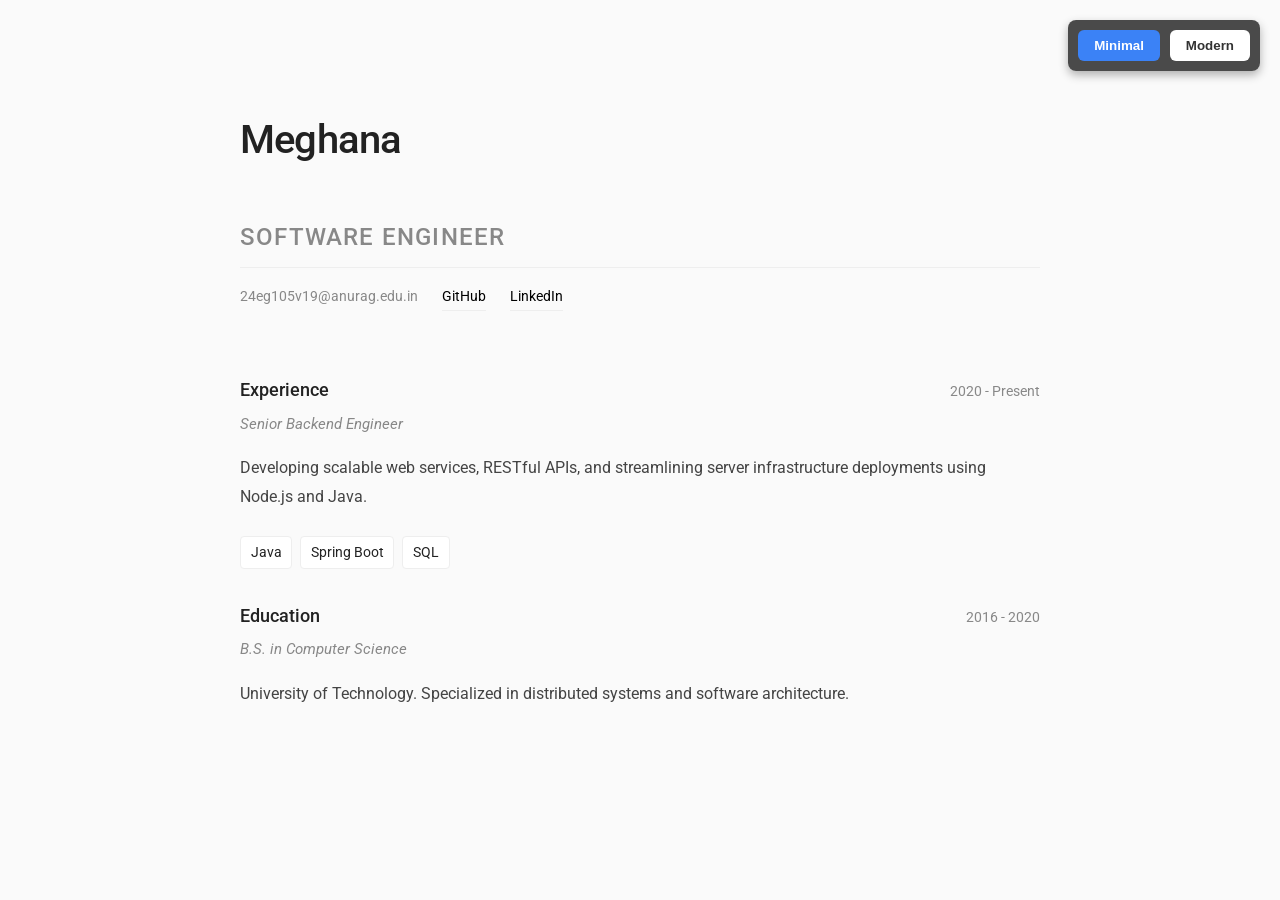
<file: index.html>
<!DOCTYPE html>
<html lang="en">

<head>
    <meta charset="UTF-8">
    <meta name="viewport" content="width=device-width, initial-scale=1.0">
    <title>Portfolio Preview</title>
    <!-- Import both CSS file templates -->
    <link rel="stylesheet" href="css/minimal.css">
    <link rel="stylesheet" href="css/modern.css">

    <style>
        /* Small styling for the floating theme switcher */
        .theme-switcher {
            position: fixed;
            top: 20px;
            right: 20px;
            z-index: 1000;
            background: rgba(30, 30, 30, 0.8);
            backdrop-filter: blur(5px);
            padding: 10px;
            border-radius: 8px;
            box-shadow: 0 4px 10px rgba(0, 0, 0, 0.3);
            display: flex;
            gap: 10px;
            font-family: sans-serif;
        }

        .theme-switcher button {
            background-color: #fff;
            color: #333;
            border: none;
            padding: 8px 16px;
            border-radius: 6px;
            cursor: pointer;
            font-weight: bold;
            transition: 0.2s ease;
        }

        .theme-switcher button:hover {
            background-color: #f0f0f0;
            transform: translateY(-2px);
        }

        .active-btn {
            background-color: #3b82f6 !important;
            color: white !important;
        }
    </style>
</head>

<body class="template-minimal">

    <!-- FLOATING THEME CONTROLS -->
    <div class="theme-switcher">
        <button id="btn-minimal" class="active-btn" onclick="switchTheme('minimal')">Minimal</button>
        <button id="btn-modern" onclick="switchTheme('modern')">Modern</button>
    </div>

    <!-- MINIMAL TEMPLATE VIEW -->
    <div id="view-minimal">
        <div class="min-header">
            <h1>Meghana</h1>
            <h2>Software Engineer</h2>
            <div class="min-contact">
                <span>24eg105v19@anurag.edu.in</span>
                <a href="#">GitHub</a>
                <a href="#">LinkedIn</a>
            </div>
        </div>

        <div class="min-item">
            <div class="min-item-header">
                <div class="min-item-title">Experience</div>
                <div class="min-item-date">2020 - Present</div>
            </div>
            <div class="min-item-subtitle">Senior Backend Engineer</div>
            <p>Developing scalable web services, RESTful APIs, and streamlining server infrastructure deployments using
                Node.js and Java.</p>
            <div class="min-skills">
                <span class="min-skill-tag">Java</span>
                <span class="min-skill-tag">Spring Boot</span>
                <span class="min-skill-tag">SQL</span>
            </div>
        </div>

        <div class="min-item">
            <div class="min-item-header">
                <div class="min-item-title">Education</div>
                <div class="min-item-date">2016 - 2020</div>
            </div>
            <div class="min-item-subtitle">B.S. in Computer Science</div>
            <p>University of Technology. Specialized in distributed systems and software architecture.</p>
        </div>
    </div>

    <!-- MODERN TEMPLATE VIEW -->
    <div id="view-modern" style="display: none;">
        <div class="mod-container">
            <div class="mod-hero">
                <h1>Meghana</h1>
                <p>Full Stack Engineer</p>
                <div class="mod-contact-links">
                    <a href="#" class="mod-btn">Contact Me</a>
                    <a href="#" class="mod-btn">View Resume</a>
                </div>
            </div>

            <div class="mod-section">
                <h2 class="mod-section-title">Latest Projects</h2>
                <div class="mod-grid">
                    <div class="mod-card">
                        <div class="mod-card-title">E-Commerce Platform</div>
                        <div class="mod-card-subtitle">Microservices Architecture</div>
                        <p>High-performance backend API serving thousands of concurrent user queries and seamless
                            checkout flows.</p>
                        <div class="mod-skills-wrap">
                            <span class="mod-skill">React</span>
                            <span class="mod-skill">Node.js</span>
                            <span class="mod-skill">MongoDB</span>
                        </div>
                    </div>
                    <div class="mod-card">
                        <div class="mod-card-title">Portfolio Builder App</div>
                        <div class="mod-card-subtitle">Personal Project</div>
                        <p>A dynamically generated portfolio platform offering modern, minimal, and professional design
                            templates.</p>
                        <div class="mod-skills-wrap">
                            <span class="mod-skill">Java JSP</span>
                            <span class="mod-skill">MySQL</span>
                            <span class="mod-skill">CSS3</span>
                        </div>
                    </div>
                    <div class="mod-card">
                        <div class="mod-card-title">AI Chat Interface</div>
                        <div class="mod-card-subtitle">Open Source Tool</div>
                        <p>Interactive dashboard capable of executing complex agent workflows securely.</p>
                        <div class="mod-skills-wrap">
                            <span class="mod-skill">Vue.js</span>
                            <span class="mod-skill">Tailwind</span>
                        </div>
                    </div>
                </div>
            </div>
        </div>
    </div>

    <!-- THEME TOGGLE LOGIC -->
    <script>
        function switchTheme(theme) {
            // Update Body Class to trigger CSS specific styles
            document.body.className = 'template-' + theme;

            // Toggle Display Views
            if (theme === 'minimal') {
                document.getElementById('view-minimal').style.display = 'block';
                document.getElementById('view-modern').style.display = 'none';

                document.getElementById('btn-minimal').classList.add('active-btn');
                document.getElementById('btn-modern').classList.remove('active-btn');
            } else {
                document.getElementById('view-minimal').style.display = 'none';
                document.getElementById('view-modern').style.display = 'block';

                document.getElementById('btn-modern').classList.add('active-btn');
                document.getElementById('btn-minimal').classList.remove('active-btn');
            }
        }
    </script>
</body>

</html>
</file>
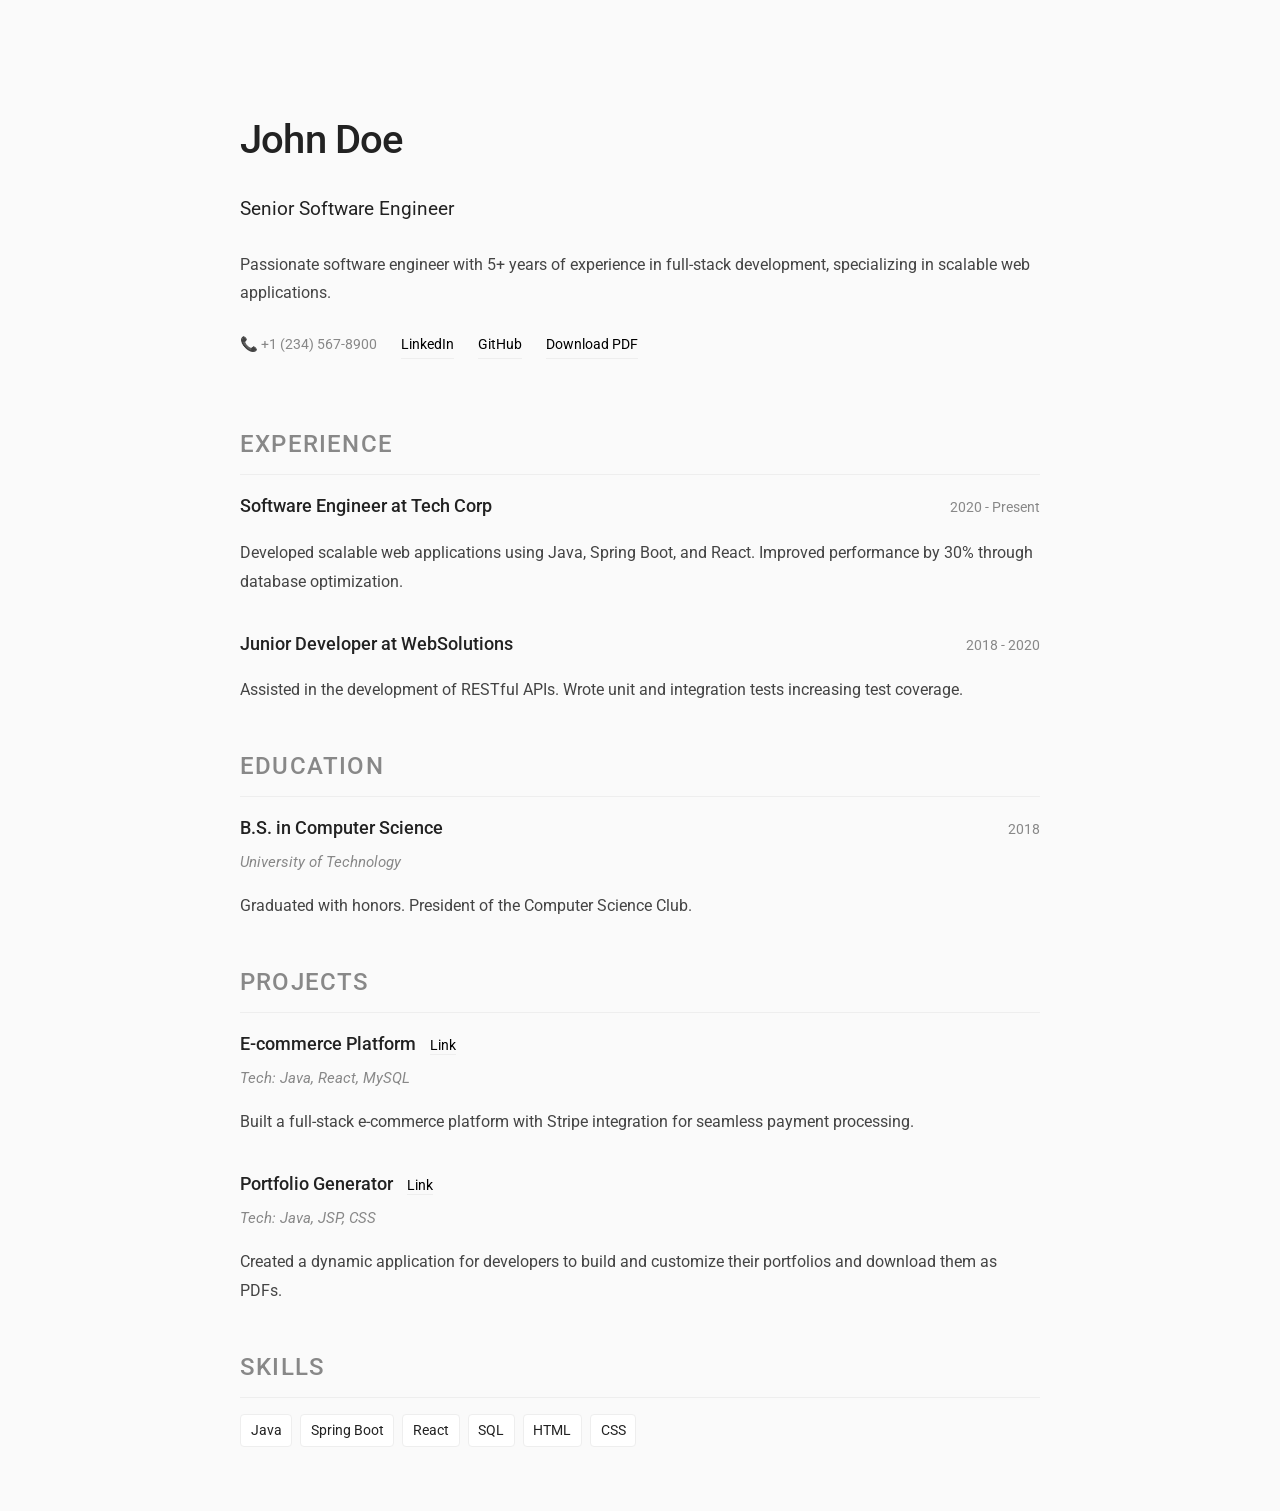
<file: templates/minimal.html>
<!DOCTYPE html>
<html lang="en">
<head>
    <meta charset="UTF-8">
    <title>John Doe - Minimal Portfolio</title>
    <link rel="stylesheet" href="../css/minimal.css">
</head>
<body class="template-minimal">
    <header class="min-header">
        <h1>John Doe</h1>
        <div style="font-size: 1.2rem; margin-top: 0.5rem;">Senior Software Engineer</div>
        <p style="margin-top: 1.5rem;">Passionate software engineer with 5+ years of experience in full-stack development, specializing in scalable web applications.</p>
        
        <div class="min-contact">
            <span>📞 +1 (234) 567-8900</span>
            <a href="#" target="_blank">LinkedIn</a>
            <a href="#" target="_blank">GitHub</a>
            <a href="#">Download PDF</a>
        </div>
    </header>

    <section>
        <h2>Experience</h2>
        <div class="min-item">
            <div class="min-item-header">
                <span class="min-item-title">Software Engineer at Tech Corp</span>
                <span class="min-item-date">2020 - Present</span>
            </div>
            <p>Developed scalable web applications using Java, Spring Boot, and React. Improved performance by 30% through database optimization.</p>
        </div>
        <div class="min-item">
            <div class="min-item-header">
                <span class="min-item-title">Junior Developer at WebSolutions</span>
                <span class="min-item-date">2018 - 2020</span>
            </div>
            <p>Assisted in the development of RESTful APIs. Wrote unit and integration tests increasing test coverage.</p>
        </div>
    </section>

    <section>
        <h2>Education</h2>
        <div class="min-item">
            <div class="min-item-header">
                <span class="min-item-title">B.S. in Computer Science</span>
                <span class="min-item-date">2018</span>
            </div>
            <div class="min-item-subtitle">University of Technology</div>
            <p>Graduated with honors. President of the Computer Science Club.</p>
        </div>
    </section>

    <section>
        <h2>Projects</h2>
        <div class="min-item">
            <div class="min-item-header">
                <span class="min-item-title">
                    E-commerce Platform 
                    <a href="#" target="_blank" style="font-size:0.9rem; font-weight:normal; margin-left:10px;">Link</a>
                </span>
            </div>
            <div class="min-item-subtitle" style="margin-bottom:0.5rem;">Tech: Java, React, MySQL</div>
            <p>Built a full-stack e-commerce platform with Stripe integration for seamless payment processing.</p>
        </div>
        <div class="min-item">
            <div class="min-item-header">
                <span class="min-item-title">
                    Portfolio Generator
                    <a href="#" target="_blank" style="font-size:0.9rem; font-weight:normal; margin-left:10px;">Link</a>
                </span>
            </div>
            <div class="min-item-subtitle" style="margin-bottom:0.5rem;">Tech: Java, JSP, CSS</div>
            <p>Created a dynamic application for developers to build and customize their portfolios and download them as PDFs.</p>
        </div>
    </section>

    <section>
        <h2>Skills</h2>
        <div class="min-skills">
            <span class="min-skill-tag">Java</span>
            <span class="min-skill-tag">Spring Boot</span>
            <span class="min-skill-tag">React</span>
            <span class="min-skill-tag">SQL</span>
            <span class="min-skill-tag">HTML</span>
            <span class="min-skill-tag">CSS</span>
        </div>
    </section>
</body>
</html>
</file>
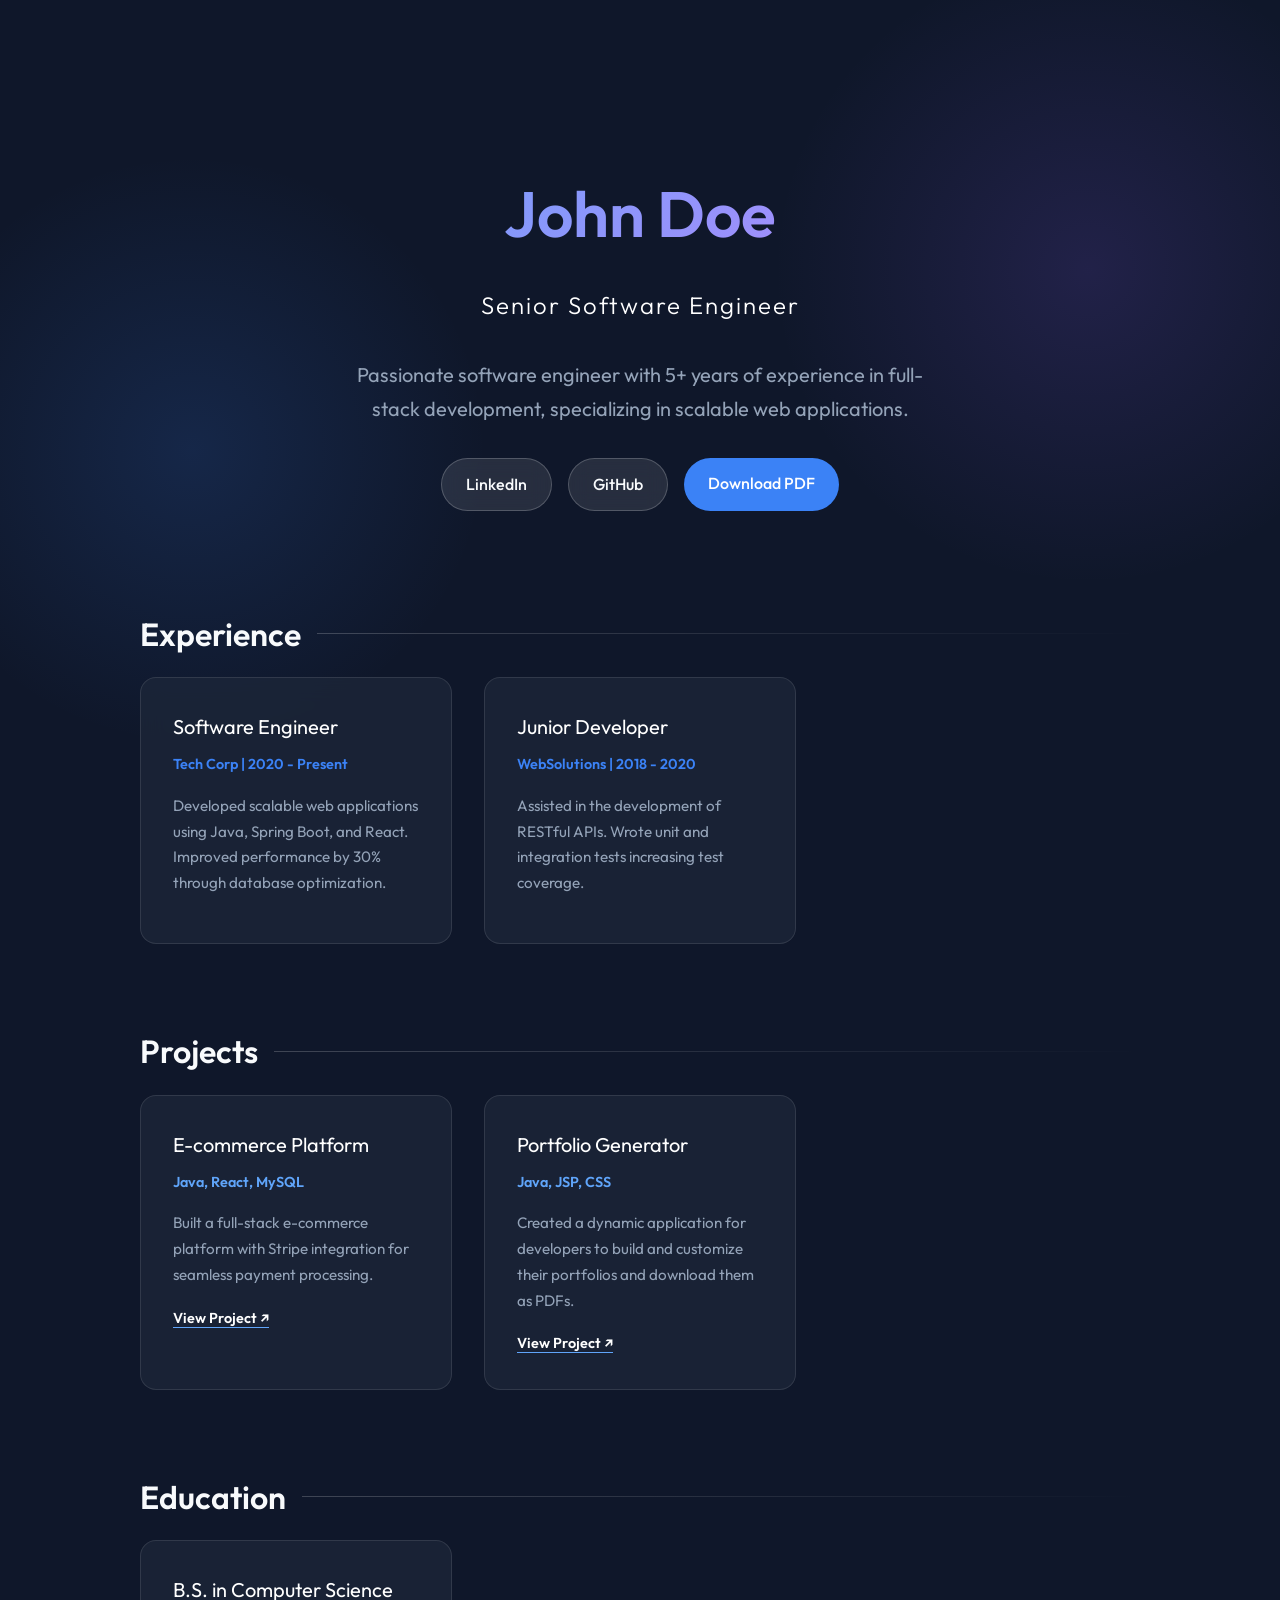
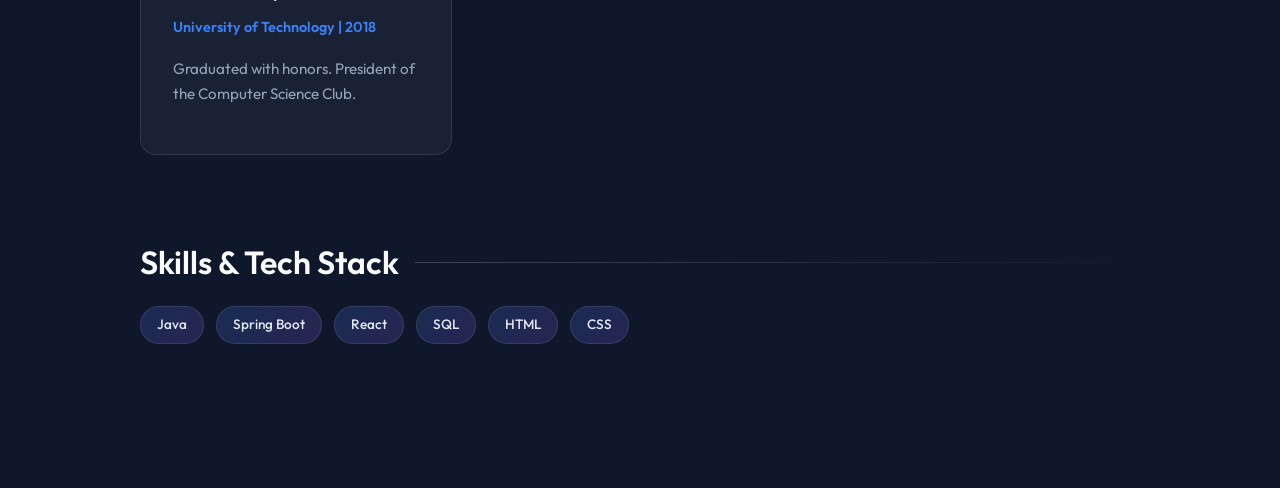
<file: templates/modern.html>
<!DOCTYPE html>
<html lang="en">
<head>
    <meta charset="UTF-8">
    <title>John Doe - Modern Portfolio</title>
    <link rel="stylesheet" href="../css/modern.css">
</head>
<body class="template-modern">
    <div class="mod-container">
        <header class="mod-hero">
            <h1>John Doe</h1>
            <div style="font-size: 1.5rem; color: #fff; margin-bottom: 2rem; font-weight: 300; letter-spacing: 2px;">Senior Software Engineer</div>
            <p>Passionate software engineer with 5+ years of experience in full-stack development, specializing in scalable web applications.</p>
            
            <div class="mod-contact-links">
                <a href="#" target="_blank" class="mod-btn">LinkedIn</a>
                <a href="#" target="_blank" class="mod-btn">GitHub</a>
                <a href="#" class="mod-btn" style="background:var(--mod-accent); border:none; color:white;">Download PDF</a>
            </div>
        </header>

        <section class="mod-section">
            <h2 class="mod-section-title">Experience</h2>
            <div class="mod-grid">
                <div class="mod-card">
                    <div class="mod-card-title">Software Engineer</div>
                    <div class="mod-card-subtitle">Tech Corp | 2020 - Present</div>
                    <p style="color:var(--mod-muted); font-size:0.95rem;">Developed scalable web applications using Java, Spring Boot, and React. Improved performance by 30% through database optimization.</p>
                </div>
                <div class="mod-card">
                    <div class="mod-card-title">Junior Developer</div>
                    <div class="mod-card-subtitle">WebSolutions | 2018 - 2020</div>
                    <p style="color:var(--mod-muted); font-size:0.95rem;">Assisted in the development of RESTful APIs. Wrote unit and integration tests increasing test coverage.</p>
                </div>
            </div>
        </section>

        <section class="mod-section">
            <h2 class="mod-section-title">Projects</h2>
            <div class="mod-grid">
                <div class="mod-card">
                    <div class="mod-card-title">E-commerce Platform</div>
                    <div class="mod-card-subtitle" style="color:#60a5fa;">Java, React, MySQL</div>
                    <p style="color:var(--mod-muted); font-size:0.95rem; margin-bottom:1rem;">Built a full-stack e-commerce platform with Stripe integration for seamless payment processing.</p>
                    <a href="#" target="_blank" style="color:#fff; text-decoration:none; font-size:0.9rem; font-weight:600; border-bottom:1px solid #60a5fa;">View Project ↗</a>
                </div>
                <div class="mod-card">
                    <div class="mod-card-title">Portfolio Generator</div>
                    <div class="mod-card-subtitle" style="color:#60a5fa;">Java, JSP, CSS</div>
                    <p style="color:var(--mod-muted); font-size:0.95rem; margin-bottom:1rem;">Created a dynamic application for developers to build and customize their portfolios and download them as PDFs.</p>
                    <a href="#" target="_blank" style="color:#fff; text-decoration:none; font-size:0.9rem; font-weight:600; border-bottom:1px solid #60a5fa;">View Project ↗</a>
                </div>
            </div>
        </section>

        <section class="mod-section">
            <h2 class="mod-section-title">Education</h2>
            <div class="mod-grid">
                <div class="mod-card">
                    <div class="mod-card-title">B.S. in Computer Science</div>
                    <div class="mod-card-subtitle">University of Technology | 2018</div>
                    <p style="color:var(--mod-muted); font-size:0.95rem;">Graduated with honors. President of the Computer Science Club.</p>
                </div>
            </div>
        </section>

        <section class="mod-section">
            <h2 class="mod-section-title">Skills & Tech Stack</h2>
            <div class="mod-skills-wrap">
                <span class="mod-skill">Java</span>
                <span class="mod-skill">Spring Boot</span>
                <span class="mod-skill">React</span>
                <span class="mod-skill">SQL</span>
                <span class="mod-skill">HTML</span>
                <span class="mod-skill">CSS</span>
            </div>
        </section>
    </div>
</body>
</html>
</file>
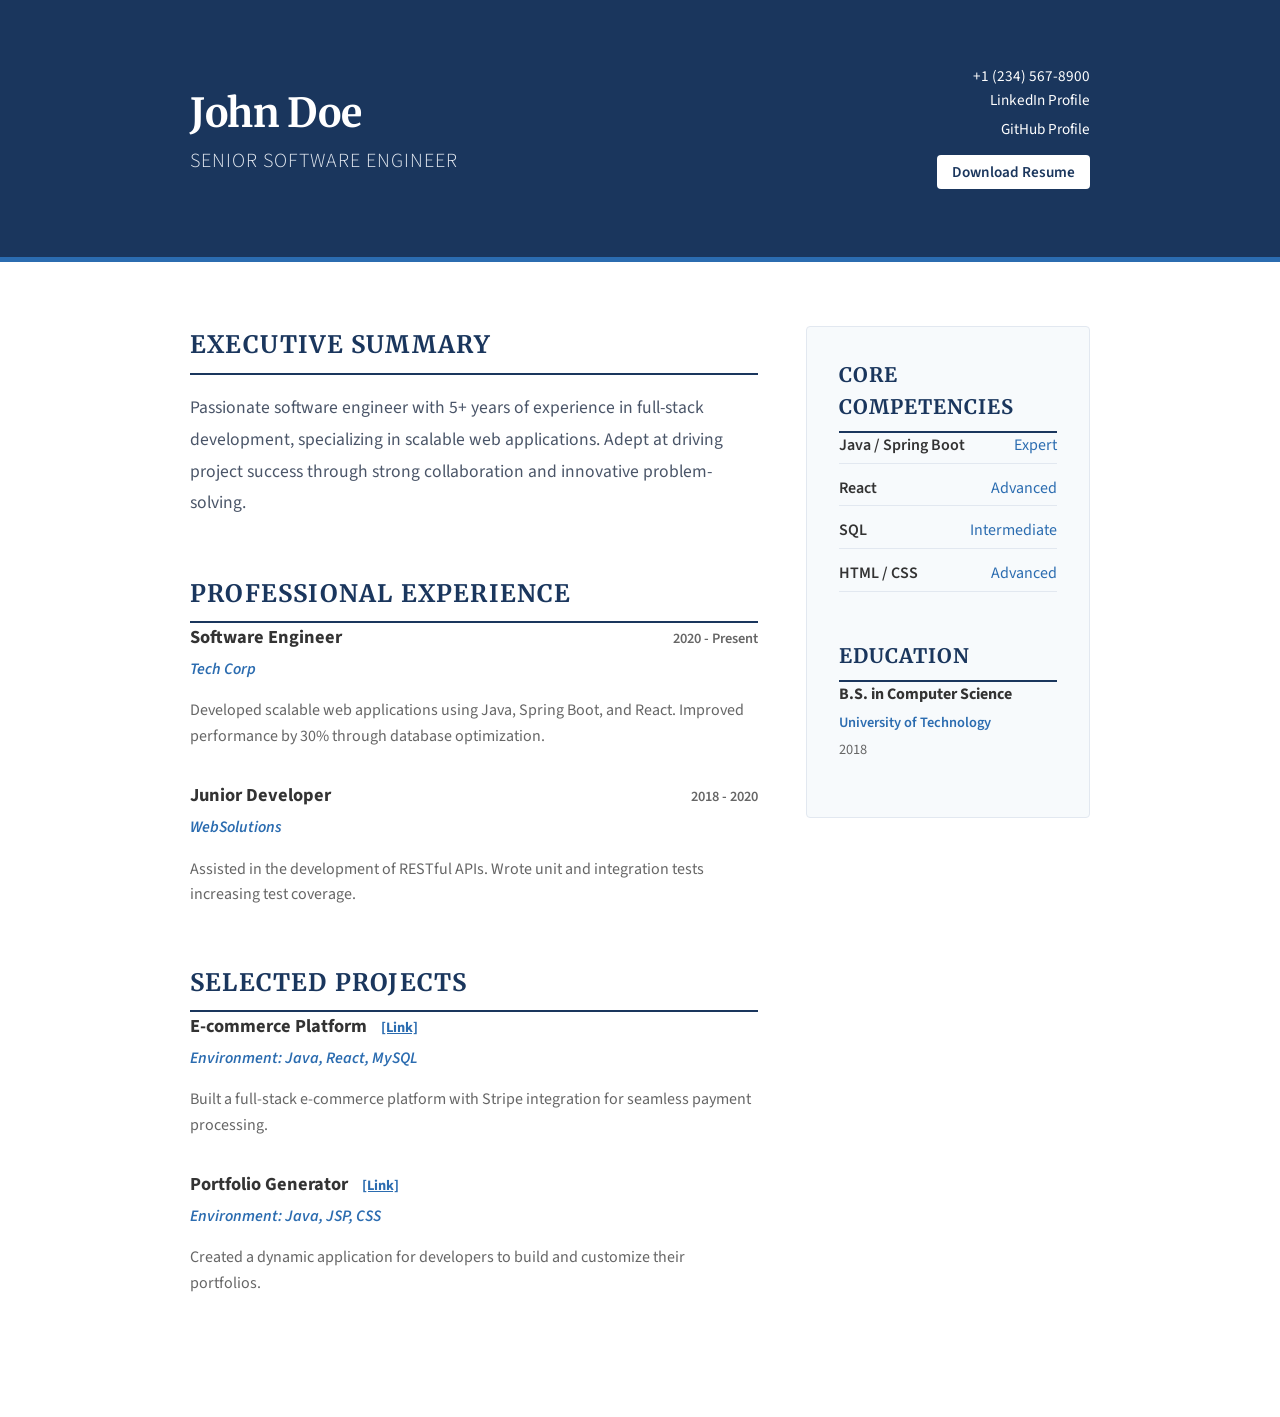
<file: templates/professional.html>
<!DOCTYPE html>
<html lang="en">
<head>
    <meta charset="UTF-8">
    <title>John Doe - Professional</title>
    <link rel="stylesheet" href="../css/professional.css">
</head>
<body class="template-professional">
    <div class="prof-header-wrap">
        <div class="prof-container">
            <div class="prof-header-content">
                <div>
                    <h1 class="prof-name">John Doe</h1>
                    <div class="prof-title">Senior Software Engineer</div>
                </div>
                <div class="prof-contact">
                    <div>+1 (234) 567-8900</div>
                    <a href="#" target="_blank">LinkedIn Profile</a>
                    <a href="#" target="_blank">GitHub Profile</a>
                    <a href="#" style="display:inline-block; margin-top:10px; background:#fff; color:var(--prof-primary); padding:5px 15px; border-radius:4px; font-weight:600;">Download Resume</a>
                </div>
            </div>
        </div>
    </div>

    <div class="prof-container">
        <div class="prof-main">
            <!-- Left Column: Experience, Projects -->
            <div>
                <section class="prof-section">
                    <h2 class="prof-section-title">Executive Summary</h2>
                    <p style="font-size: 1.1rem; line-height: 1.8; color: #4a5568;">
                        Passionate software engineer with 5+ years of experience in full-stack development, specializing in scalable web applications. Adept at driving project success through strong collaboration and innovative problem-solving.
                    </p>
                </section>

                <section class="prof-section">
                    <h2 class="prof-section-title">Professional Experience</h2>
                    <div class="prof-item">
                        <div class="prof-item-header">
                            <span class="prof-item-title">Software Engineer</span>
                            <span class="prof-item-date">2020 - Present</span>
                        </div>
                        <div class="prof-item-subtitle">Tech Corp</div>
                        <p class="prof-item-desc">Developed scalable web applications using Java, Spring Boot, and React. Improved performance by 30% through database optimization.</p>
                    </div>
                    <div class="prof-item">
                        <div class="prof-item-header">
                            <span class="prof-item-title">Junior Developer</span>
                            <span class="prof-item-date">2018 - 2020</span>
                        </div>
                        <div class="prof-item-subtitle">WebSolutions</div>
                        <p class="prof-item-desc">Assisted in the development of RESTful APIs. Wrote unit and integration tests increasing test coverage.</p>
                    </div>
                </section>

                <section class="prof-section">
                    <h2 class="prof-section-title">Selected Projects</h2>
                    <div class="prof-item">
                        <div class="prof-item-header">
                            <span class="prof-item-title">
                                E-commerce Platform
                                <a href="#" target="_blank" style="font-size:0.9rem; color:var(--prof-secondary); margin-left:10px;">[Link]</a>
                            </span>
                        </div>
                        <div class="prof-item-subtitle">Environment: Java, React, MySQL</div>
                        <p class="prof-item-desc">Built a full-stack e-commerce platform with Stripe integration for seamless payment processing.</p>
                    </div>
                    <div class="prof-item">
                        <div class="prof-item-header">
                            <span class="prof-item-title">
                                Portfolio Generator
                                <a href="#" target="_blank" style="font-size:0.9rem; color:var(--prof-secondary); margin-left:10px;">[Link]</a>
                            </span>
                        </div>
                        <div class="prof-item-subtitle">Environment: Java, JSP, CSS</div>
                        <p class="prof-item-desc">Created a dynamic application for developers to build and customize their portfolios.</p>
                    </div>
                </section>
            </div>

            <!-- Right Column: Sidebar (Skills, Education) -->
            <div>
                <div class="prof-sidebar">
                    <div style="margin-bottom: 3rem;">
                        <h3 class="prof-section-title" style="font-size: 1.25rem;">Core Competencies</h3>
                        <ul class="prof-skills-list">
                            <li><span class="prof-skill-name">Java / Spring Boot</span><span class="prof-skill-level">Expert</span></li>
                            <li><span class="prof-skill-name">React</span><span class="prof-skill-level">Advanced</span></li>
                            <li><span class="prof-skill-name">SQL</span><span class="prof-skill-level">Intermediate</span></li>
                            <li><span class="prof-skill-name">HTML / CSS</span><span class="prof-skill-level">Advanced</span></li>
                        </ul>
                    </div>

                    <div>
                        <h3 class="prof-section-title" style="font-size: 1.25rem;">Education</h3>
                        <div style="margin-bottom: 1.5rem;">
                            <div style="font-weight:700; color:var(--prof-text); margin-bottom:0.25rem;">B.S. in Computer Science</div>
                            <div style="color:var(--prof-secondary); font-weight:600; font-size:0.9rem; margin-bottom:0.25rem;">University of Technology</div>
                            <div style="color:var(--prof-text-light); font-size:0.9rem;">2018</div>
                        </div>
                    </div>
                </div>
            </div>
        </div>
    </div>
</body>
</html>
</file>
<file: css/minimal.css>
/* Minimal Template CSS */
@import url('https://fonts.googleapis.com/css2?family=Roboto:wght@300;400;500;700&display=swap');

:root {
    --min-bg: #fafafa;
    --min-text: #222222;
    --min-muted: #888888;
    --min-border: #eeeeee;
    --min-accent: #000000;
}

body.template-minimal {
    font-family: 'Roboto', sans-serif;
    background-color: var(--min-bg);
    color: var(--min-text);
    line-height: 1.8;
    max-width: 800px;
    margin: 0 auto;
    padding: 4rem 2rem;
}

body.template-minimal h1, 
body.template-minimal h2, 
body.template-minimal h3 {
    font-weight: 500;
    margin-top: 2.5rem;
    margin-bottom: 1rem;
}

body.template-minimal h1 {
    font-size: 2.5rem;
    letter-spacing: -0.02em;
}

body.template-minimal h2 {
    font-size: 1.5rem;
    border-bottom: 1px solid var(--min-border);
    padding-bottom: 0.5rem;
    text-transform: uppercase;
    letter-spacing: 0.05em;
    color: var(--min-muted);
}

body.template-minimal p {
    margin-bottom: 1.5rem;
    color: #444;
}

body.template-minimal a {
    color: var(--min-accent);
    text-decoration: none;
    border-bottom: 1px solid var(--min-border);
    transition: all 0.2s;
}

body.template-minimal a:hover {
    border-bottom-color: var(--min-accent);
}

.min-header {
    margin-bottom: 4rem;
}

.min-contact {
    display: flex;
    gap: 1.5rem;
    font-size: 0.9rem;
    color: var(--min-muted);
    margin-top: 1rem;
}

.min-item {
    margin-bottom: 2rem;
}

.min-item-header {
    display: flex;
    justify-content: space-between;
    align-items: baseline;
    margin-bottom: 0.25rem;
}

.min-item-title {
    font-weight: 500;
    font-size: 1.1rem;
}

.min-item-subtitle {
    font-size: 0.95rem;
    font-style: italic;
    color: var(--min-muted);
}

.min-item-date {
    font-size: 0.85rem;
    color: var(--min-muted);
}

.min-skills {
    display: flex;
    flex-wrap: wrap;
    gap: 0.5rem;
}

.min-skill-tag {
    background: #fff;
    border: 1px solid var(--min-border);
    padding: 0.2rem 0.6rem;
    font-size: 0.85rem;
    border-radius: 4px;
}
</file>
<file: css/modern.css>
/* Modern Template CSS */
@import url('https://fonts.googleapis.com/css2?family=Outfit:wght@300;400;600;800&display=swap');

:root {
    --mod-bg: #0f172a;
    --mod-text: #f8fafc;
    --mod-muted: #94a3b8;
    --mod-card: rgba(30, 41, 59, 0.7);
    --mod-accent: #3b82f6;
    --mod-secondary: #8b5cf6;
    --mod-glow: rgba(59, 130, 246, 0.5);
}

body.template-modern {
    font-family: 'Outfit', sans-serif;
    background-color: var(--mod-bg);
    color: var(--mod-text);
    line-height: 1.7;
    margin: 0;
    padding: 0;

    background-image: 
        radial-gradient(circle at 15% 50%, rgba(59, 130, 246, 0.15), transparent 25%),
        radial-gradient(circle at 85% 30%, rgba(139, 92, 246, 0.15), transparent 25%);
    background-attachment: fixed;
}

.mod-container {
    max-width: 1000px;
    margin: 0 auto;
    padding: 4rem 2rem;
}

body.template-modern h1, 
body.template-modern h2, 
body.template-modern h3 {
    margin: 0 0 1rem 0;
    font-weight: 600;
}

/* HERO SECTION */
.mod-hero {
    text-align: center;
    padding: 6rem 0;
    animation: modFadeIn 1s ease;
}

.mod-hero h1 {
    font-size: 4rem;
    font-weight: 800;
    background: linear-gradient(135deg, #60a5fa, #c084fc);

    background-clip: text;              /* FIX */
    -webkit-background-clip: text;
    color: transparent;                 /* FIX */

    margin-bottom: 1rem;
}

.mod-hero p {
    font-size: 1.25rem;
    color: var(--mod-muted);
    max-width: 600px;
    margin: 0 auto 2rem auto;
}

.mod-contact-links {
    display: flex;
    justify-content: center;
    gap: 1rem;
}

/* BUTTON */
.mod-btn {
    padding: 0.75rem 1.5rem;
    border-radius: 9999px;
    background: rgba(255, 255, 255, 0.1);

    backdrop-filter: blur(10px);
    -webkit-backdrop-filter: blur(10px); /* FIX */

    color: var(--mod-text);
    text-decoration: none;
    border: 1px solid rgba(255, 255, 255, 0.2);

    transition: transform 0.3s, box-shadow 0.3s, background 0.3s; /* FIX */
    font-weight: 500;
}

.mod-btn:hover {
    background: rgba(255, 255, 255, 0.2);
    transform: translateY(-2px);
    box-shadow: 0 10px 15px -3px rgba(0, 0, 0, 0.5);
}

/* SECTIONS */
.mod-section {
    margin-bottom: 5rem;
}

.mod-section-title {
    font-size: 2rem;
    margin-bottom: 2rem;
    display: flex;
    align-items: center;
    gap: 1rem;
}

.mod-section-title::after {
    content: '';
    height: 1px;
    flex: 1;
    background: linear-gradient(90deg, rgba(255,255,255,0.2), transparent);
}

/* GRID */
.mod-grid {
    display: grid;
    grid-template-columns: repeat(auto-fill, minmax(300px, 1fr));
    gap: 2rem;
}

/* CARD */
.mod-card {
    background: var(--mod-card);

    backdrop-filter: blur(12px);
    -webkit-backdrop-filter: blur(12px); /* FIX */

    border: 1px solid rgba(255, 255, 255, 0.1);
    border-radius: 16px;
    padding: 2rem;

    transition: transform 0.3s, box-shadow 0.3s, border-color 0.3s; /* FIX */
}

.mod-card:hover {
    transform: translateY(-5px);
    border-color: rgba(255, 255, 255, 0.2);
    box-shadow: 
        0 20px 25px -5px rgba(0, 0, 0, 0.3), 
        0 0 20px var(--mod-glow);
}

/* TEXT */
.mod-card-title {
    font-size: 1.25rem;
    color: #fff;
    margin-bottom: 0.5rem;
}

.mod-card-subtitle {
    color: var(--mod-accent);
    font-size: 0.9rem;
    margin-bottom: 1rem;
    font-weight: 600;
}

/* SKILLS */
.mod-skills-wrap {
    display: flex;
    flex-wrap: wrap;
    gap: 0.75rem;
}

.mod-skill {
    background: linear-gradient(135deg,
        rgba(59, 130, 246, 0.2),
        rgba(139, 92, 246, 0.2));
    border: 1px solid rgba(255, 255, 255, 0.1);
    color: #e2e8f0;
    padding: 0.4rem 1rem;
    border-radius: 9999px;
    font-size: 0.85rem;
    font-weight: 500;
}

/* ANIMATION */
@keyframes modFadeIn {
    from { opacity: 0; transform: translateY(20px); }
    to { opacity: 1; transform: translateY(0); }
}
</file>
<file: css/professional.css>
/* Professional Template CSS */
@import url('https://fonts.googleapis.com/css2?family=Merriweather:ital,wght@0,300;0,400;0,700;1,300&family=Source+Sans+Pro:wght@400;600&display=swap');

:root {
    --prof-bg: #ffffff;
    --prof-text: #333333;
    --prof-text-light: #666666;
    --prof-primary: #1a365d;
    --prof-secondary: #2b6cb0;
    --prof-border: #e2e8f0;
    --prof-accent: #c53030;
    --prof-surface-alt: #f7fafc;
}

body.template-professional {
    font-family: 'Source Sans Pro', sans-serif;
    color: var(--prof-text);
    background-color: var(--prof-bg);
    margin: 0;
    line-height: 1.6;
}

.prof-header-wrap {
    background-color: var(--prof-primary);
    color: #ffffff;
    padding: 4rem 0;
    border-bottom: 5px solid var(--prof-secondary);
}

.prof-container {
    max-width: 900px;
    margin: 0 auto;
    padding: 0 2rem;
}

.prof-header-content {
    display: flex;
    justify-content: space-between;
    align-items: center;
    flex-wrap: wrap;
    gap: 2rem;
}

body.template-professional h1, 
body.template-professional h2, 
body.template-professional h3 {
    font-family: 'Merriweather', serif;
    margin: 0;
}

.prof-name {
    font-size: 2.5rem;
    font-weight: 700;
    margin-bottom: 0.5rem;
    letter-spacing: -0.01em;
}

.prof-title {
    font-size: 1.25rem;
    color: #e2e8f0;
    font-weight: 300;
    font-family: 'Source Sans Pro', sans-serif;
    text-transform: uppercase;
    letter-spacing: 0.05em;
}

.prof-contact {
    text-align: right;
    font-size: 0.95rem;
}

.prof-contact a {
    color: #ffffff;
    text-decoration: none;
    display: block;
    margin-bottom: 0.25rem;
    transition: opacity 0.2s;
}

.prof-contact a:hover {
    opacity: 0.8;
    text-decoration: underline;
}

.prof-main {
    padding: 4rem 0;
    display: grid;
    grid-template-columns: 2fr 1fr;
    gap: 3rem;
}

@media (max-width: 768px) {
    .prof-main {
        grid-template-columns: 1fr;
    }
    .prof-contact {
        text-align: left;
    }
}

.prof-section {
    margin-bottom: 3.5rem;
}

.prof-section-title {
    font-size: 1.5rem;
    color: var(--prof-primary);
    border-bottom: 2px solid var(--prof-primary);
    padding-bottom: 0.5rem;
    margin-bottom: 1.5rem;
    text-transform: uppercase;
    letter-spacing: 0.05em;
}

.prof-item {
    margin-bottom: 2rem;
}

.prof-item-header {
    display: flex;
    justify-content: space-between;
    align-items: baseline;
    margin-bottom: 0.25rem;
}

.prof-item-title {
    font-size: 1.15rem;
    font-weight: 700;
    color: var(--prof-text);
}

.prof-item-date {
    font-size: 0.9rem;
    color: var(--prof-text-light);
    font-weight: 600;
}

.prof-item-subtitle {
    font-style: italic;
    color: var(--prof-secondary);
    margin-bottom: 0.5rem;
    font-weight: 600;
}

.prof-item-desc {
    color: var(--prof-text-light);
}

.prof-sidebar {
    background-color: var(--prof-surface-alt);
    padding: 2rem;
    border-radius: 4px;
    border: 1px solid var(--prof-border);
}

.prof-skills-list {
    list-style: none;
    padding: 0;
    margin: 0;
}

.prof-skills-list li {
    margin-bottom: 0.75rem;
    display: flex;
    justify-content: space-between;
    border-bottom: 1px solid var(--prof-border);
    padding-bottom: 0.25rem;
}

.prof-skill-name {
    font-weight: 600;
}

.prof-skill-level {
    color: var(--prof-secondary);
}
</file>
